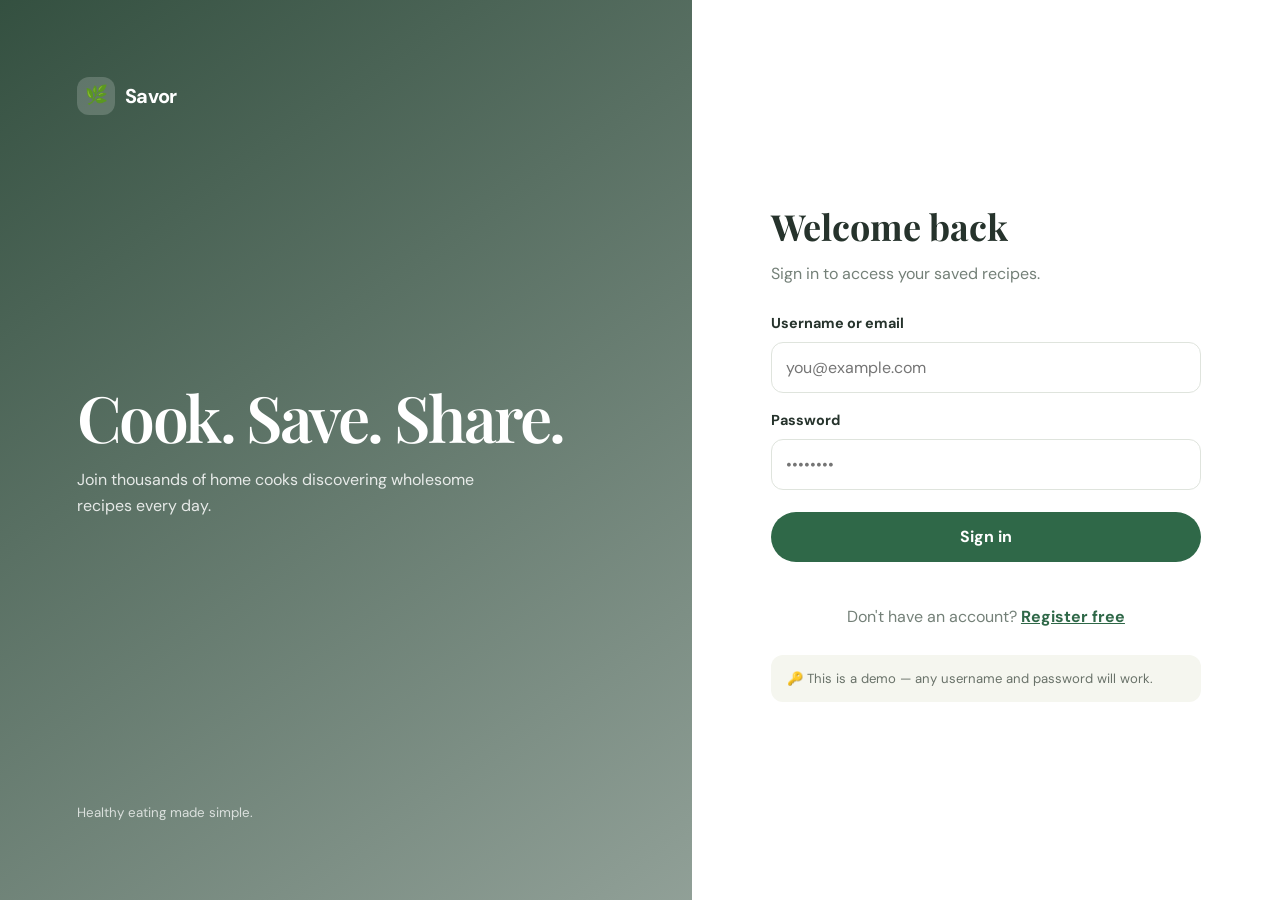
<file: index.html>
<!DOCTYPE html>
<html lang="en">
<head>
    <meta charset="UTF-8">
    <meta name="viewport" content="width=device-width, initial-scale=1.0">
    <title>Sign In — Savor</title>
    <link rel="stylesheet" href="./assets/css/site.css">
</head>
<body>
    <div class="auth-layout">
        <div class="auth-intro">
            <a class="brand" href="./home.html">
                <span class="brand-mark">🌿</span>
                Savor
            </a>
            <div class="auth-intro-copy">
                <h1>Cook. Save. Share.</h1>
                <p>Join thousands of home cooks discovering wholesome recipes every day.</p>
            </div>
            <small>Healthy eating made simple.</small>
        </div>

        <div class="auth-main">
            <div class="auth-card">
                <h2>Welcome back</h2>
                <p>Sign in to access your saved recipes.</p>
                <form data-login-form>
                    <div class="form-field">
                        <label for="identity">Username or email</label>
                        <input class="form-control" id="identity" name="identity" type="text" placeholder="you@example.com" required autocomplete="username">
                    </div>
                    <div class="form-field">
                        <label for="password">Password</label>
                        <input class="form-control" id="password" name="password" type="password" placeholder="••••••••" required autocomplete="current-password">
                    </div>
                    <button class="button" type="submit">Sign in</button>
                    <p class="form-message" data-form-message></p>
                </form>
                <p class="auth-switch">Don't have an account? <a href="./register.html">Register free</a></p>
                <div class="demo-notice">🔑 This is a demo — any username and password will work.</div>
            </div>
        </div>
    </div>

    <script src="./assets/js/app.js"></script>
</body>
</html>
</file>
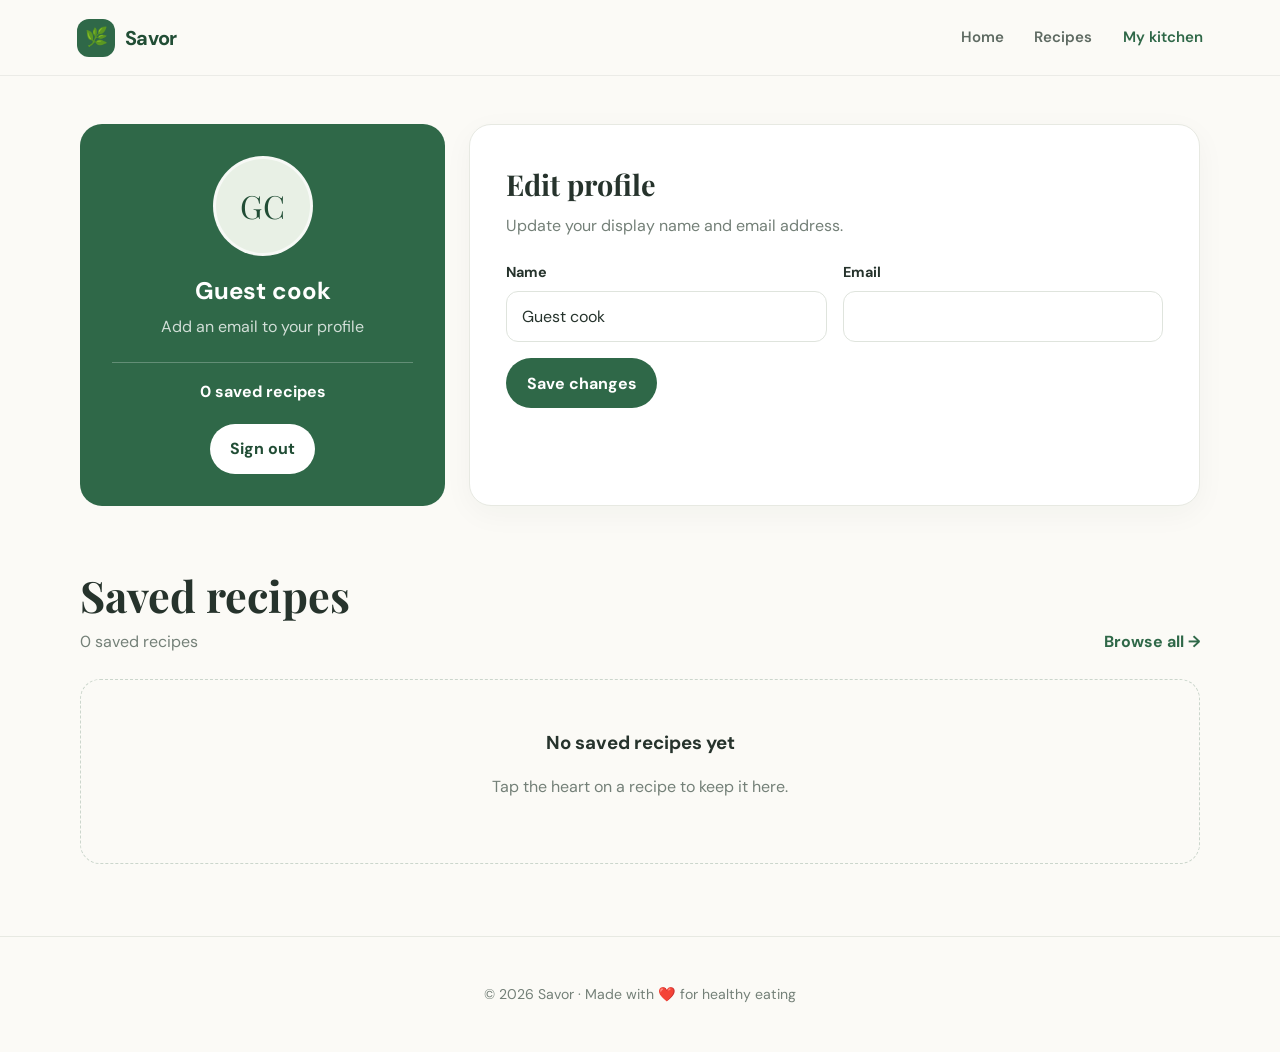
<file: profile.html>
<!DOCTYPE html>
<html lang="en">
<head>
    <meta charset="UTF-8">
    <meta name="viewport" content="width=device-width, initial-scale=1.0">
    <title>My Kitchen — Savor</title>
    <link rel="stylesheet" href="./assets/css/site.css">
</head>
<body>
    <header class="site-header">
        <a class="brand" href="./home.html">
            <span class="brand-mark">🌿</span>
            Savor
        </a>
        <nav class="site-nav">
            <a href="./home.html">Home</a>
            <a href="./recipes.html">Recipes</a>
            <a href="./profile.html" data-account-link>My kitchen</a>
        </nav>
    </header>

    <main class="page-shell">
        <div class="profile-layout">
            <div class="profile-summary">
                <div class="profile-avatar" data-profile-avatar>SC</div>
                <h2 data-profile-name>Guest cook</h2>
                <p data-profile-email>Add an email to your profile</p>
                <div class="profile-stat" data-favorite-count>0 saved recipes</div>
                <div class="profile-actions">
                    <button class="button button-light" style="width:100%" data-sign-out>Sign out</button>
                </div>
            </div>

            <div class="profile-panel">
                <h2>Edit profile</h2>
                <p>Update your display name and email address.</p>
                <form data-profile-form>
                    <div class="form-grid">
                        <div class="form-field">
                            <label for="name">Name</label>
                            <input class="form-control" id="name" name="name" type="text" required autocomplete="name">
                        </div>
                        <div class="form-field">
                            <label for="email">Email</label>
                            <input class="form-control" id="email" name="email" type="email" autocomplete="email">
                        </div>
                    </div>
                    <div class="form-actions">
                        <button class="button" type="submit">Save changes</button>
                        <p class="form-message" data-form-message></p>
                    </div>
                </form>
            </div>
        </div>

        <section class="section">
            <div class="section-heading">
                <div>
                    <h2>Saved recipes</h2>
                    <p data-favorite-count>0 saved recipes</p>
                </div>
                <a class="text-link" href="./recipes.html">Browse all →</a>
            </div>
            <div class="recipe-grid" data-recipe-grid data-favorites="true"></div>
        </section>
    </main>

    <footer class="site-footer">
        <p>© 2026 Savor · Made with ❤️ for healthy eating</p>
    </footer>

    <dialog class="dialog" id="recipe-dialog"></dialog>
    <script src="./assets/js/app.js"></script>
</body>
</html>
</file>
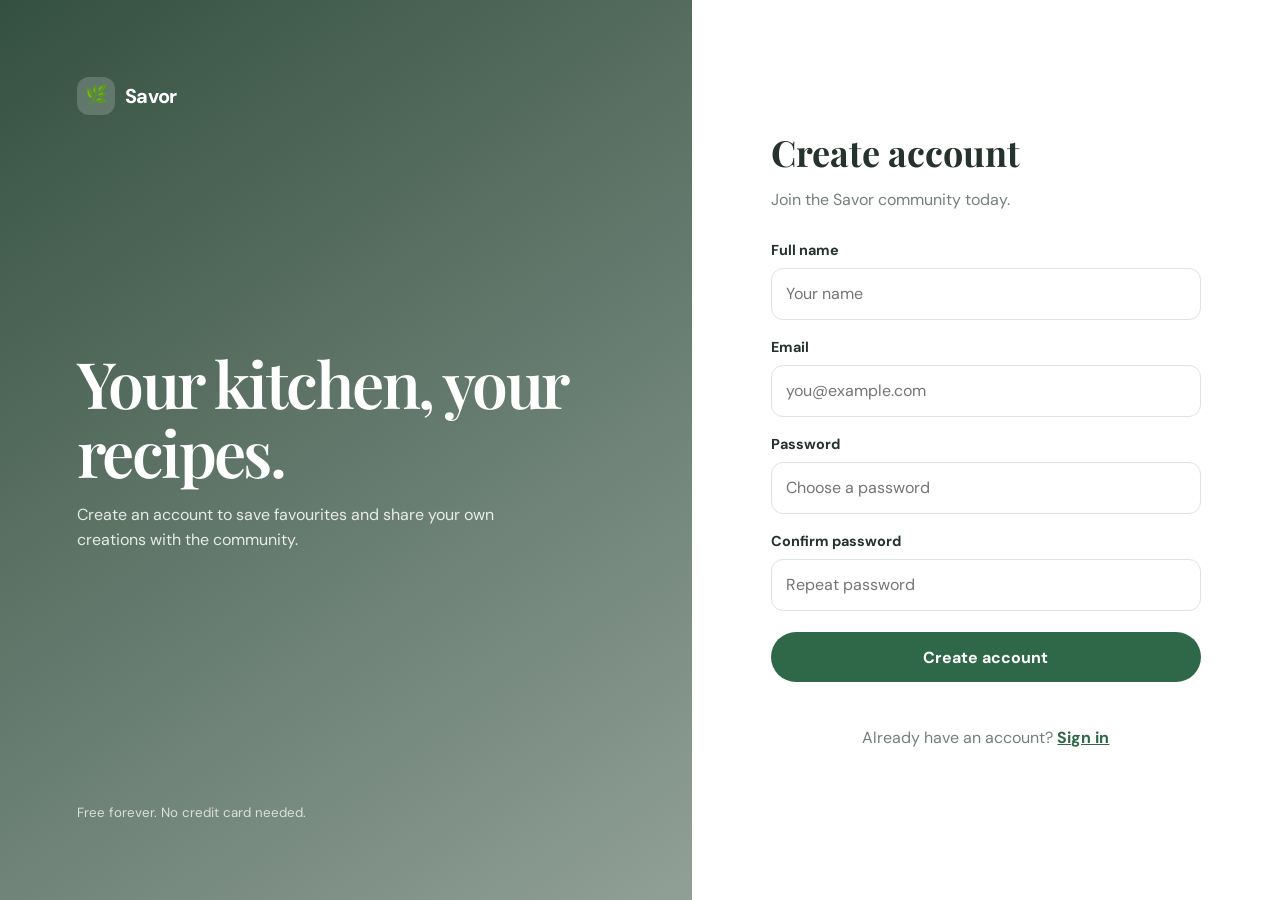
<file: register.html>
<!DOCTYPE html>
<html lang="en">
<head>
    <meta charset="UTF-8">
    <meta name="viewport" content="width=device-width, initial-scale=1.0">
    <title>Register — Savor</title>
    <link rel="stylesheet" href="./assets/css/site.css">
</head>
<body>
    <div class="auth-layout">
        <div class="auth-intro">
            <a class="brand" href="./home.html">
                <span class="brand-mark">🌿</span>
                Savor
            </a>
            <div class="auth-intro-copy">
                <h1>Your kitchen, your recipes.</h1>
                <p>Create an account to save favourites and share your own creations with the community.</p>
            </div>
            <small>Free forever. No credit card needed.</small>
        </div>

        <div class="auth-main">
            <div class="auth-card">
                <h2>Create account</h2>
                <p>Join the Savor community today.</p>
                <form data-register-form>
                    <div class="form-field">
                        <label for="name">Full name</label>
                        <input class="form-control" id="name" name="name" type="text" placeholder="Your name" required autocomplete="name">
                    </div>
                    <div class="form-field">
                        <label for="email">Email</label>
                        <input class="form-control" id="email" name="email" type="email" placeholder="you@example.com" required autocomplete="email">
                    </div>
                    <div class="form-field">
                        <label for="password">Password</label>
                        <input class="form-control" id="password" name="password" type="password" placeholder="Choose a password" required autocomplete="new-password">
                    </div>
                    <div class="form-field">
                        <label for="confirmPassword">Confirm password</label>
                        <input class="form-control" id="confirmPassword" name="confirmPassword" type="password" placeholder="Repeat password" required autocomplete="new-password">
                    </div>
                    <button class="button" type="submit">Create account</button>
                    <p class="form-message" data-form-message></p>
                </form>
                <p class="auth-switch">Already have an account? <a href="./index.html">Sign in</a></p>
            </div>
        </div>
    </div>

    <script src="./assets/js/app.js"></script>
</body>
</html>
</file>
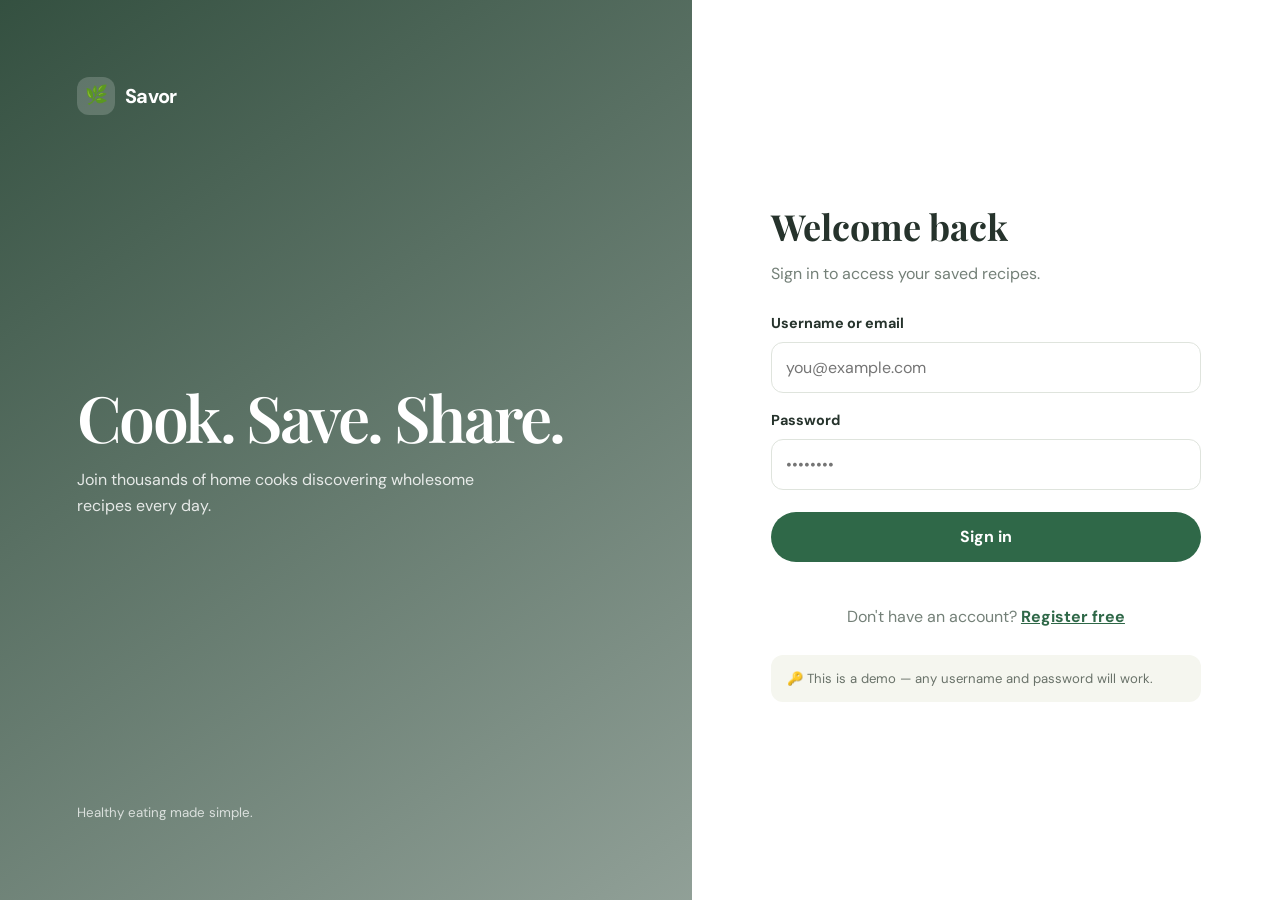
<file: login/login.html>
<!DOCTYPE html>
<html>
<head>
    <meta http-equiv="refresh" content="0; url=../index.html">
    <title>Redirecting...</title>
</head>
<body>
    <script>window.location.replace("../index.html");</script>
</body>
</html>
</file>
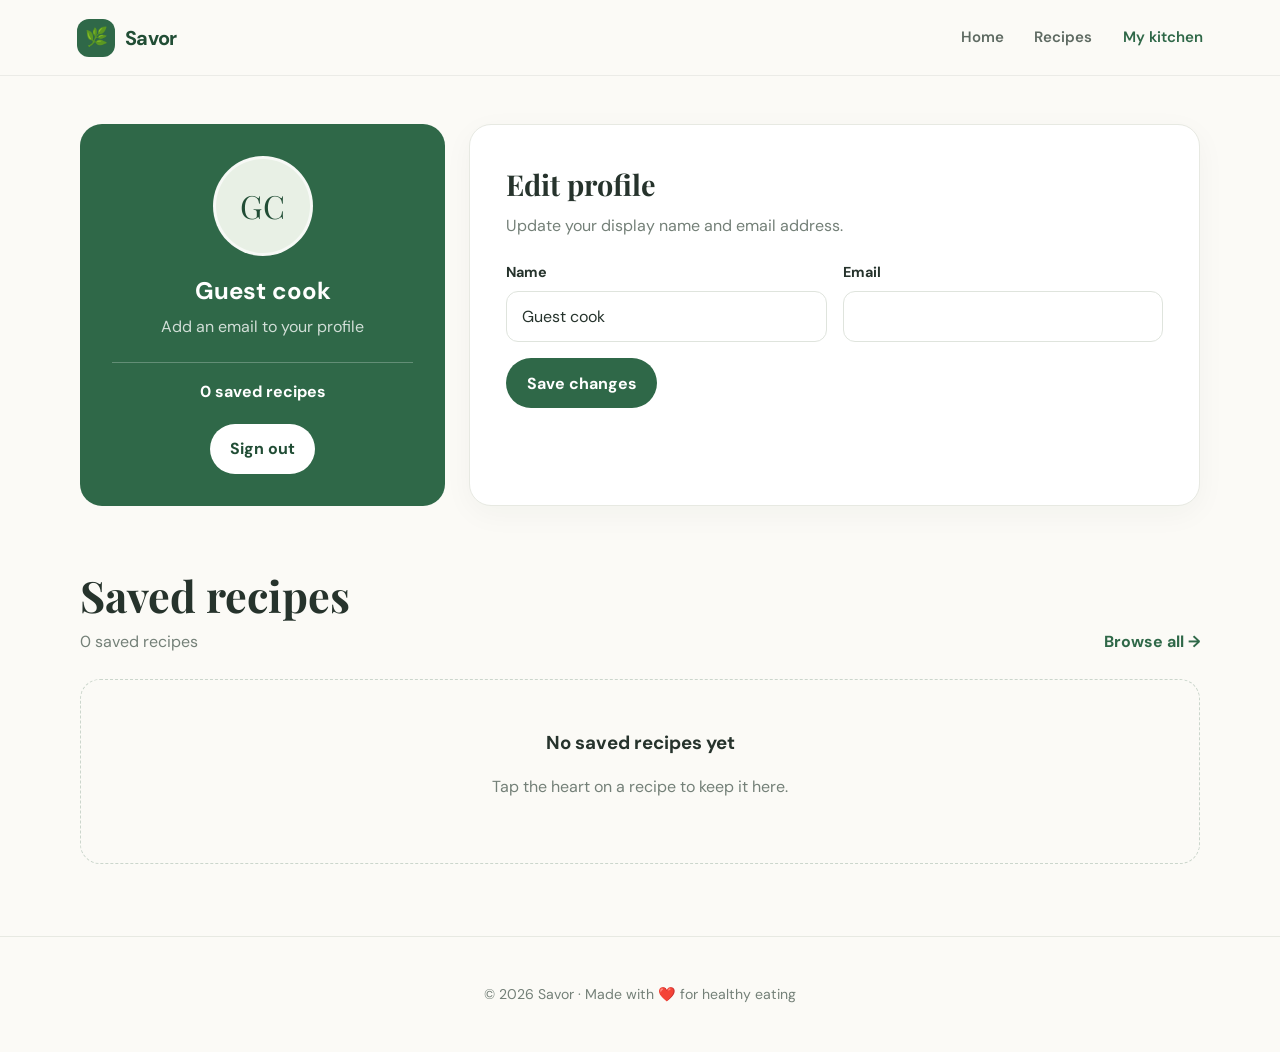
<file: profile/proflie.html>
<!DOCTYPE html>
<html>
<head>
    <meta http-equiv="refresh" content="0; url=../profile.html">
    <title>Redirecting...</title>
</head>
<body>
    <script>window.location.replace("../profile.html");</script>
</body>
</html>
</file>
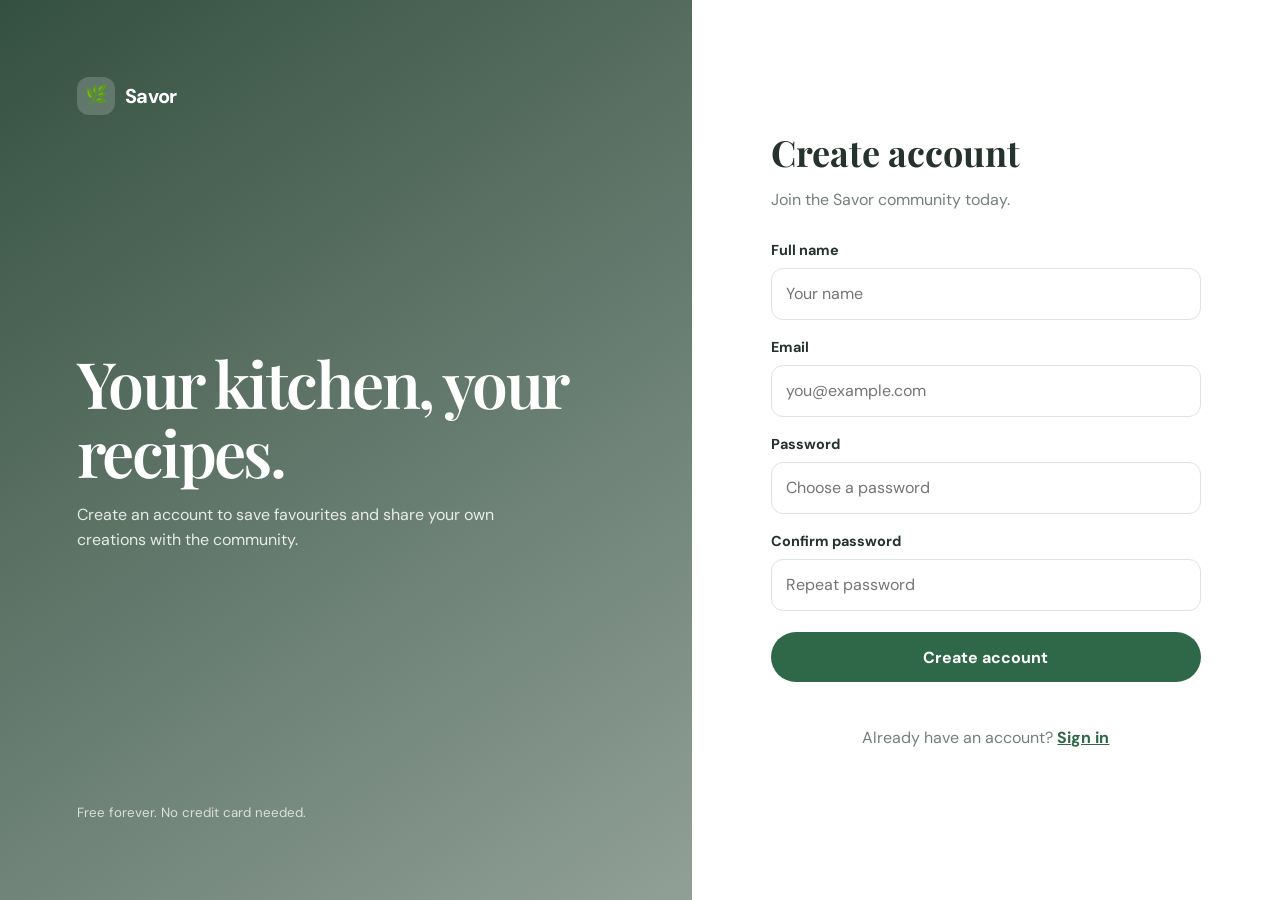
<file: register/registration.html>
<!DOCTYPE html>
<html>
<head>
    <meta http-equiv="refresh" content="0; url=../register.html">
    <title>Redirecting...</title>
</head>
<body>
    <script>window.location.replace("../register.html");</script>
</body>
</html>
</file>
<file: assets/css/site.css>
@import url("https://fonts.googleapis.com/css2?family=DM+Sans:wght@400;500;600;700&family=Playfair+Display:wght@600;700&display=swap");

:root {
    color-scheme: light;
    --ink: #26332c;
    --muted: #748078;
    --green: #2f6848;
    --green-dark: #214d35;
    --green-soft: #eaf2eb;
    --cream: #fbfaf6;
    --line: #e7e9e2;
    --white: #fff;
    --shadow: 0 18px 48px rgba(31, 49, 37, 0.1);
}

* {
    box-sizing: border-box;
}

html {
    scroll-behavior: smooth;
}

body {
    margin: 0;
    color: var(--ink);
    background: var(--cream);
    font-family: "DM Sans", Arial, sans-serif;
    line-height: 1.6;
}

img {
    display: block;
    max-width: 100%;
}

a {
    color: inherit;
}

button,
input,
select,
textarea {
    font: inherit;
}

button,
a,
input,
select,
textarea {
    -webkit-tap-highlight-color: transparent;
}

button,
.button {
    cursor: pointer;
}

.site-header {
    position: sticky;
    z-index: 10;
    top: 0;
    display: flex;
    min-height: 76px;
    align-items: center;
    justify-content: space-between;
    gap: 1.5rem;
    padding: 0 clamp(1.25rem, 6vw, 6rem);
    border-bottom: 1px solid rgba(38, 51, 44, 0.07);
    background: rgba(251, 250, 246, 0.96);
    backdrop-filter: blur(14px);
}

.brand {
    display: inline-flex;
    align-items: center;
    gap: 0.65rem;
    color: var(--green-dark);
    font-size: 1.25rem;
    font-weight: 700;
    letter-spacing: -0.04em;
    text-decoration: none;
    white-space: nowrap;
}

.brand-mark {
    display: grid;
    width: 38px;
    height: 38px;
    place-items: center;
    border-radius: 12px;
    background: var(--green);
    color: white;
    font-size: 1.15rem;
}

.site-nav {
    display: flex;
    align-items: center;
    gap: clamp(0.75rem, 2.4vw, 2rem);
}

.site-nav a {
    color: #5e6a62;
    font-size: 0.94rem;
    font-weight: 600;
    text-decoration: none;
    transition: color 160ms ease;
}

.site-nav a:hover,
.site-nav a[aria-current="page"] {
    color: var(--green);
}

.site-nav .nav-cta {
    padding: 0.65rem 1rem;
    border-radius: 999px;
    background: var(--green);
    color: white;
}

.site-nav .nav-cta:hover {
    background: var(--green-dark);
    color: white;
}

.page-shell {
    width: min(1120px, calc(100% - 2.5rem));
    margin: 0 auto;
}

.visually-hidden {
    position: absolute;
    width: 1px;
    height: 1px;
    overflow: hidden;
    clip: rect(0, 0, 0, 0);
    white-space: nowrap;
    clip-path: inset(50%);
}

.hero {
    position: relative;
    display: grid;
    min-height: 490px;
    overflow: hidden;
    align-items: center;
    margin: 2rem auto 4rem;
    border-radius: 28px;
    background:
        linear-gradient(90deg, rgba(20, 43, 30, 0.88) 0%, rgba(20, 43, 30, 0.58) 53%, rgba(20, 43, 30, 0.08) 100%),
        url("https://images.unsplash.com/photo-1498837167922-ddd27525d352?auto=format&fit=crop&w=1800&q=85") center 48% / cover;
    color: white;
}

.hero-content {
    width: min(590px, 90%);
    padding: clamp(2rem, 7vw, 5.5rem);
}

.eyebrow {
    margin: 0 0 0.8rem;
    color: #a7d6a9;
    font-size: 0.78rem;
    font-weight: 700;
    letter-spacing: 0.14em;
    text-transform: uppercase;
}

.hero h1,
.page-heading h1,
.auth-intro h1 {
    margin: 0;
    font-family: "Playfair Display", Georgia, serif;
    font-weight: 600;
    letter-spacing: -0.04em;
}

.hero h1 {
    max-width: 570px;
    font-size: clamp(2.8rem, 6vw, 5rem);
    line-height: 1.06;
}

.hero p {
    max-width: 480px;
    margin: 1.2rem 0 1.8rem;
    color: rgba(255, 255, 255, 0.86);
    font-size: 1.05rem;
}

.button {
    display: inline-flex;
    min-height: 46px;
    align-items: center;
    justify-content: center;
    gap: 0.5rem;
    padding: 0.7rem 1.2rem;
    border: 1px solid transparent;
    border-radius: 999px;
    background: var(--green);
    color: white;
    font-weight: 700;
    text-decoration: none;
    transition: background 160ms ease, transform 160ms ease;
}

.button:hover {
    transform: translateY(-1px);
    background: var(--green-dark);
}

.button-light {
    background: white;
    color: var(--green-dark);
}

.button-light:hover {
    background: #edf4ed;
}

.button-outline {
    border-color: var(--line);
    background: white;
    color: var(--ink);
}

.button-outline:hover {
    background: var(--green-soft);
}

.section {
    margin: 0 auto 4.5rem;
}

.section-heading,
.page-heading {
    display: flex;
    align-items: end;
    justify-content: space-between;
    gap: 1.5rem;
    margin-bottom: 1.5rem;
}

.section-heading h2,
.page-heading h1 {
    margin: 0;
    color: var(--ink);
    font-family: "Playfair Display", Georgia, serif;
    font-size: clamp(1.8rem, 4vw, 2.7rem);
    line-height: 1.2;
}

.section-heading p,
.page-heading p {
    margin: 0.45rem 0 0;
    color: var(--muted);
}

.text-link {
    color: var(--green);
    font-weight: 700;
    text-decoration: none;
    white-space: nowrap;
}

.text-link:hover {
    text-decoration: underline;
}

.recipe-grid {
    display: grid;
    grid-template-columns: repeat(3, minmax(0, 1fr));
    gap: 1.35rem;
}

.recipe-card {
    overflow: hidden;
    border: 1px solid rgba(38, 51, 44, 0.07);
    border-radius: 20px;
    background: white;
    box-shadow: 0 6px 24px rgba(31, 49, 37, 0.045);
    transition: box-shadow 180ms ease, transform 180ms ease;
}

.recipe-card:hover {
    transform: translateY(-4px);
    box-shadow: var(--shadow);
}

.recipe-image-wrap {
    position: relative;
    height: 220px;
    overflow: hidden;
    background: var(--green-soft);
}

.recipe-image {
    width: 100%;
    height: 100%;
    object-fit: cover;
}

.recipe-category {
    position: absolute;
    bottom: 12px;
    left: 12px;
    padding: 0.35rem 0.7rem;
    border-radius: 999px;
    background: rgba(255, 255, 255, 0.94);
    color: var(--green-dark);
    font-size: 0.75rem;
    font-weight: 700;
}

.favorite-button {
    position: absolute;
    top: 12px;
    right: 12px;
    display: grid;
    width: 40px;
    height: 40px;
    place-items: center;
    border: 0;
    border-radius: 50%;
    background: rgba(255, 255, 255, 0.95);
    color: #67736a;
    font-size: 1.25rem;
}

.favorite-button[aria-pressed="true"] {
    color: #c94d4d;
}

.recipe-content {
    padding: 1.15rem 1.2rem 1.25rem;
}

.recipe-meta {
    display: flex;
    flex-wrap: wrap;
    gap: 0.55rem 1rem;
    color: var(--muted);
    font-size: 0.82rem;
}

.recipe-content h3 {
    margin: 0.6rem 0 0.45rem;
    font-family: "Playfair Display", Georgia, serif;
    font-size: 1.35rem;
    line-height: 1.25;
}

.recipe-content > p {
    min-height: 3.1em;
    margin: 0;
    color: var(--muted);
    font-size: 0.92rem;
}

.recipe-actions {
    display: flex;
    align-items: center;
    justify-content: space-between;
    margin-top: 1rem;
    padding-top: 0.85rem;
    border-top: 1px solid var(--line);
}

.recipe-actions button {
    padding: 0;
    border: 0;
    background: transparent;
    color: var(--green);
    font-weight: 700;
}

.empty-state {
    grid-column: 1 / -1;
    padding: 3rem 1.5rem;
    border: 1px dashed #cbd6cc;
    border-radius: 20px;
    color: var(--muted);
    text-align: center;
}

.empty-state h3 {
    margin: 0 0 0.35rem;
    color: var(--ink);
}

.benefits {
    display: grid;
    grid-template-columns: repeat(3, minmax(0, 1fr));
    gap: 1rem;
    margin-bottom: 4.5rem;
}

.benefit {
    padding: 1.45rem;
    border: 1px solid var(--line);
    border-radius: 18px;
    background: white;
}

.benefit-icon {
    font-size: 1.55rem;
}

.benefit h3 {
    margin: 0.6rem 0 0.3rem;
    font-size: 1.03rem;
}

.benefit p {
    margin: 0;
    color: var(--muted);
    font-size: 0.9rem;
}

.page-heading {
    align-items: center;
    margin: 3rem 0 2rem;
}

.page-heading h1 {
    font-size: clamp(2.4rem, 5vw, 3.7rem);
}

.toolbar {
    display: grid;
    grid-template-columns: minmax(220px, 1fr) 210px;
    gap: 0.8rem;
    margin-bottom: 1.5rem;
}

.field,
.toolbar input,
.toolbar select,
.form-control {
    width: 100%;
    min-height: 48px;
    padding: 0.75rem 0.9rem;
    border: 1px solid #dfe4dd;
    border-radius: 12px;
    outline: none;
    background: white;
    color: var(--ink);
}

.field:focus,
.toolbar input:focus,
.toolbar select:focus,
.form-control:focus {
    border-color: #79a987;
    box-shadow: 0 0 0 3px rgba(47, 104, 72, 0.12);
}

.results-count {
    margin: -0.6rem 0 1rem;
    color: var(--muted);
    font-size: 0.9rem;
}

.share-panel,
.profile-panel {
    padding: clamp(1.3rem, 4vw, 2.25rem);
    border: 1px solid var(--line);
    border-radius: 22px;
    background: white;
    box-shadow: 0 8px 30px rgba(31, 49, 37, 0.04);
}

.share-panel {
    margin: 3.5rem 0 4.5rem;
}

.share-panel h2,
.profile-panel h2 {
    margin: 0;
    font-family: "Playfair Display", Georgia, serif;
    font-size: 1.8rem;
}

.share-panel > p,
.profile-panel > p {
    margin: 0.4rem 0 1.4rem;
    color: var(--muted);
}

.form-grid {
    display: grid;
    grid-template-columns: repeat(2, minmax(0, 1fr));
    gap: 1rem;
}

.form-field {
    display: grid;
    gap: 0.4rem;
}

.form-field label {
    font-size: 0.9rem;
    font-weight: 700;
}

.form-field textarea {
    min-height: 112px;
    resize: vertical;
}

.form-field-wide {
    grid-column: 1 / -1;
}

.form-actions {
    display: flex;
    flex-wrap: wrap;
    align-items: center;
    gap: 0.8rem;
    margin-top: 1rem;
}

.form-note,
.form-message {
    color: var(--muted);
    font-size: 0.86rem;
}

.form-message {
    min-height: 1.5em;
    margin: 0;
}

.form-message[data-kind="error"] {
    color: #a53333;
}

.form-message[data-kind="success"] {
    color: var(--green);
}

.site-footer {
    padding: 2rem 1.25rem;
    border-top: 1px solid var(--line);
    color: var(--muted);
    font-size: 0.88rem;
    text-align: center;
}

.site-footer a {
    color: var(--green);
    text-decoration: none;
}

.dialog {
    width: min(680px, calc(100% - 2rem));
    max-height: min(88vh, 900px);
    padding: 0;
    overflow: auto;
    border: 0;
    border-radius: 22px;
    box-shadow: 0 20px 70px rgba(0, 0, 0, 0.25);
}

.dialog::backdrop {
    background: rgba(20, 31, 24, 0.68);
    backdrop-filter: blur(3px);
}

.dialog-image {
    width: 100%;
    height: 260px;
    object-fit: cover;
}

.dialog-body {
    padding: clamp(1.25rem, 4vw, 2rem);
}

.dialog-close {
    position: absolute;
    top: 12px;
    right: 12px;
    width: 42px;
    height: 42px;
    border: 0;
    border-radius: 50%;
    background: white;
    font-size: 1.3rem;
}

.dialog-body h2 {
    margin: 0.5rem 0;
    font-family: "Playfair Display", Georgia, serif;
    font-size: 2rem;
}

.dialog-body h3 {
    margin: 1.5rem 0 0.4rem;
    font-size: 1rem;
}

.dialog-body li {
    padding: 0.2rem 0;
    color: #546158;
}

.auth-layout {
    display: grid;
    min-height: 100vh;
    grid-template-columns: minmax(0, 1fr) minmax(360px, 0.85fr);
    background: white;
}

.auth-intro {
    display: flex;
    min-height: 100%;
    flex-direction: column;
    justify-content: space-between;
    padding: clamp(2rem, 6vw, 5rem);
    background:
        linear-gradient(145deg, rgba(24, 56, 38, 0.88), rgba(24, 56, 38, 0.48)),
        url("https://images.unsplash.com/photo-1490645935967-10de6ba17061?auto=format&fit=crop&w=1400&q=85") center / cover;
    color: white;
}

.auth-intro .brand {
    color: white;
}

.auth-intro .brand-mark {
    background: rgba(255, 255, 255, 0.18);
}

.auth-intro-copy {
    max-width: 520px;
    padding: 2rem 0;
}

.auth-intro h1 {
    font-size: clamp(2.7rem, 5vw, 4.5rem);
    line-height: 1.08;
}

.auth-intro-copy p {
    max-width: 450px;
    color: rgba(255, 255, 255, 0.85);
}

.auth-intro small {
    color: rgba(255, 255, 255, 0.74);
}

.auth-main {
    display: grid;
    place-items: center;
    padding: 2rem;
}

.auth-card {
    width: min(430px, 100%);
}

.auth-card h2 {
    margin: 0;
    font-family: "Playfair Display", Georgia, serif;
    font-size: 2.25rem;
}

.auth-card > p {
    margin: 0.35rem 0 1.6rem;
    color: var(--muted);
}

.auth-card form {
    display: grid;
    gap: 1rem;
}

.auth-card .button {
    width: 100%;
    margin-top: 0.35rem;
}

.auth-switch {
    margin-top: 1.3rem;
    color: var(--muted);
    text-align: center;
}

.auth-switch a {
    color: var(--green);
    font-weight: 700;
}

.demo-notice {
    margin-top: 1.4rem;
    padding: 0.8rem 1rem;
    border-radius: 12px;
    background: #f5f6ef;
    color: #697269;
    font-size: 0.82rem;
}

.profile-layout {
    display: grid;
    grid-template-columns: minmax(220px, 0.75fr) minmax(0, 1.5fr);
    gap: 1.5rem;
    margin: 3rem auto 4rem;
}

.profile-summary {
    display: flex;
    align-items: center;
    flex-direction: column;
    padding: 2rem;
    border-radius: 22px;
    background: var(--green);
    color: white;
    text-align: center;
}

.profile-avatar {
    display: grid;
    width: 100px;
    height: 100px;
    place-items: center;
    margin-bottom: 1rem;
    border: 3px solid rgba(255, 255, 255, 0.65);
    border-radius: 50%;
    background: #e8f0e5;
    color: var(--green-dark);
    font-family: "Playfair Display", Georgia, serif;
    font-size: 2rem;
}

.profile-summary h2 {
    margin: 0;
}

.profile-summary p {
    margin: 0.25rem 0 1.4rem;
    color: rgba(255, 255, 255, 0.78);
}

.profile-stat {
    width: 100%;
    padding-top: 1rem;
    border-top: 1px solid rgba(255, 255, 255, 0.25);
    font-weight: 700;
}

.profile-actions {
    display: flex;
    flex-wrap: wrap;
    align-items: center;
    justify-content: space-between;
    gap: 1rem;
    margin-top: 1.2rem;
}

@media (max-width: 760px) {
    .site-header {
        min-height: 68px;
        flex-wrap: wrap;
        gap: 0.25rem 1rem;
        padding: 0.8rem 1.1rem;
    }

    .site-nav {
        width: 100%;
        justify-content: space-between;
        gap: 0.5rem;
    }

    .site-nav a {
        font-size: 0.84rem;
    }

    .site-nav .nav-cta {
        padding: 0.5rem 0.7rem;
    }

    .hero {
        min-height: 420px;
        margin: 1rem auto 3rem;
        background-position: 58% center;
    }

    .recipe-grid {
        grid-template-columns: repeat(2, minmax(0, 1fr));
    }

    .recipe-image-wrap {
        height: 190px;
    }

    .benefits {
        grid-template-columns: 1fr;
    }

    .auth-layout {
        grid-template-columns: 1fr;
    }

    .auth-intro {
        min-height: 270px;
        padding: 1.5rem;
    }

    .auth-intro-copy {
        padding: 1.5rem 0 0;
    }

    .auth-intro-copy p {
        margin-bottom: 0;
    }

    .auth-intro > small {
        display: none;
    }

    .profile-layout {
        grid-template-columns: 1fr;
        margin-top: 2rem;
    }
}

@media (max-width: 520px) {
    .page-shell {
        width: min(100% - 1.5rem, 1120px);
    }

    .hero {
        min-height: 400px;
        border-radius: 20px;
    }

    .hero-content {
        padding: 1.5rem;
    }

    .section-heading,
    .page-heading {
        align-items: start;
        flex-direction: column;
    }

    .recipe-grid {
        grid-template-columns: 1fr;
    }

    .recipe-image-wrap {
        height: 230px;
    }

    .toolbar,
    .form-grid {
        grid-template-columns: 1fr;
    }

    .form-field-wide {
        grid-column: auto;
    }

    .auth-main {
        padding: 1.5rem;
    }
}

@media (prefers-reduced-motion: reduce) {
    *,
    *::before,
    *::after {
        scroll-behavior: auto !important;
        transition-duration: 0.01ms !important;
    }
}
</file>
